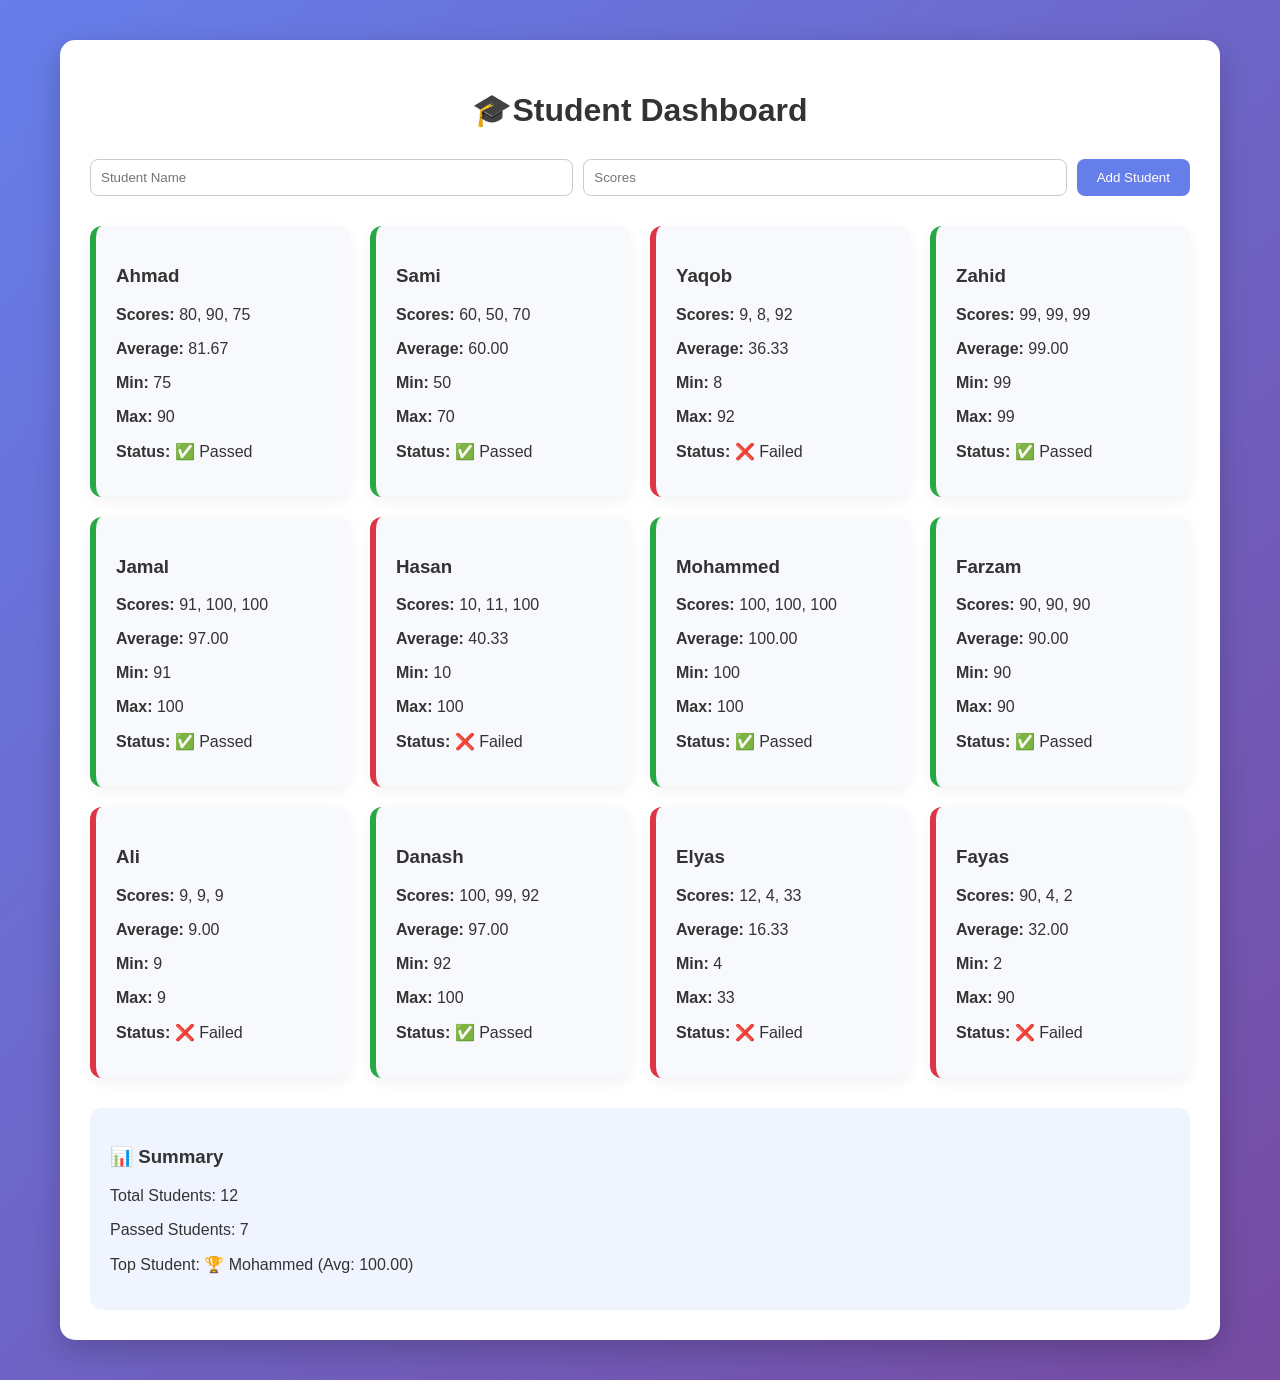
<file: Students.html>
<!DOCTYPE html>
<html lang="en">
<head>
<meta charset="UTF-8">
<meta name="viewport" content="width=device-width, initial-scale=1.0">
<title>Student Dashboard</title>
<link rel="stylesheet" href="Students.css">
<!-- <link href="https://cdn.jsdelivr.net/npm/bootstrap@5.3.3/dist/css/bootstrap.min.css" rel="stylesheet"> -->
</head>
<body>

<div class="container">
  <h1>🎓Student Dashboard</h1>
  <div class="form-section">
    <input type="text" id="name" placeholder="Student Name">
    <input type="text" id="scores" placeholder="Scores">
    <button onclick="addStudent()">Add Student</button>
  </div>

  <div class="cards" id="studentContainer"></div>

  <div class="summary" id="summary"></div>
</div>
<script src="Works.js"></script>
<!-- <script src="https://cdn.jsdelivr.net/npm/bootstrap@5.3.3/dist/js/bootstrap.bundle.min.js"></script> -->
</body>
</html>
</file>
<file: Students.css>
body {
  font-family: 'Segoe UI', sans-serif;
  background: linear-gradient(135deg, #667eea, #764ba2);
  margin: 0;
  padding: 40px;
  color: #333;
}

.container {
  max-width: 1100px;
  margin: auto;
  background: white;
  border-radius: 15px;
  padding: 30px;
  box-shadow: 0 10px 30px rgba(0,0,0,0.2);
}

h1 {
  text-align: center;
  margin-bottom: 30px;
}

.form-section {
  display: flex;
  gap: 10px;
  margin-bottom: 30px;
}

.form-section input {
  padding: 10px;
  border-radius: 8px;
  border: 1px solid #ccc;
  flex: 1;
}

button {
  padding: 10px 20px;
  border: none;
  border-radius: 8px;
  background: #667eea;
  color: white;
  cursor: pointer;
  transition: 0.3s;
}

button:hover {
  background: #5a67d8;
}

.cards {
  display: grid;
  grid-template-columns: repeat(auto-fit, minmax(250px, 1fr));
  gap: 20px;
}

.card {
  background: #f7f9fc;
  padding: 20px;
  border-radius: 12px;
  box-shadow: 0 5px 15px rgba(0,0,0,0.05);
  transition: 0.3s;
}

.card:hover {
  transform: translateY(-7px);
}

.pass {
  border-left: 6px solid #28a745;
}

.fail {
  border-left: 6px solid #dc3545;
}

.summary {
  margin-top: 30px;
  padding: 20px;
  background: #f0f4ff;
  border-radius: 12px;
}
</file>
